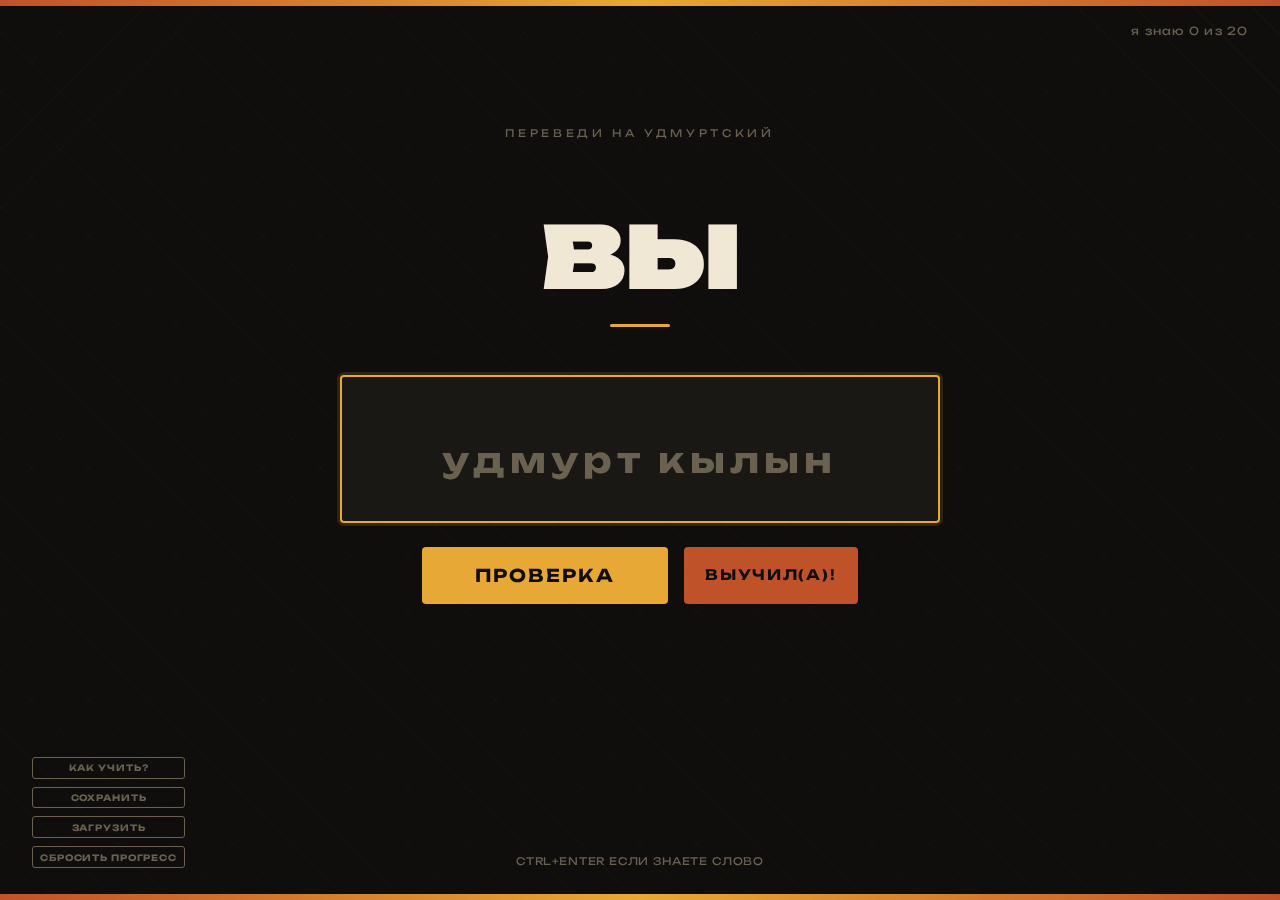
<file: index.html>
<!doctype html>
<html lang="ru">
  <head>
    <meta charset="UTF-8" />
    <meta name="viewport" content="width=device-width, initial-scale=1.0" />
    <title>Удмурт кыл</title>
    <link rel="preconnect" href="https://fonts.googleapis.com" />
    <link rel="preconnect" href="https://fonts.gstatic.com" crossorigin />
    <link
      href="https://fonts.googleapis.com/css2?family=Unbounded:wght@400;700;900&family=Noto+Serif:ital,wght@0,400;0,600;1,400&display=swap"
      rel="stylesheet"
    />
    <link rel="stylesheet" href="styles.css" />
  </head>
  <body>
    <div class="ornament-top"></div>
    <div class="ornament-bottom"></div>

    <div class="counter">серия: <span id="streak">0</span></div>
    <div class="learned-words" id="learnedWords"></div>

    <div class="container">
      <div class="label">переведи на удмуртский</div>

      <div class="word-display fade-in" id="word">...</div>
      <div class="accent-line" id="accent"></div>

      <div class="input-wrap">
        <input
          type="text"
          id="answer"
          placeholder="удмурт кылын"
          autocomplete="off"
          autocorrect="off"
          autocapitalize="off"
          spellcheck="false"
        />
      </div>

      <div class="button-group">
        <button id="checkBtn">Проверка</button>
        <button id="learnedBtn">Выучил(а)!</button>
      </div>

      <div class="feedback" id="feedback"></div>
    </div>

    <div class="hint">CTRL+ENTER если знаете слово</div>
    <div class="control-buttons">
      <button id="helpBtn">Как учить?</button>
      <button id="saveBtn">Сохранить</button>
      <button id="loadBtn">Загрузить</button>
      <button id="resetBtn">Сбросить прогресс</button>
    </div>
    <input type="file" id="csvInput" accept=".csv" style="display: none" />

    <script>
      const STORAGE_KEY = "udmurt_learned_words";

      // Russian → Udmurt
      const dict = {
        я: "мон",
        девушка: "ныл",
        парень: "пи",
        русский: "ӟуч",
        каша: "ӝук",
        татарин: "бигер",
        сорока: "коӵо",
        дверь: "ӧс",
        кузнечик: "ӟоз",
        нет: "ӧвӧл",
        хорошо: "умой",
        рожь: "ӟег",
        ты: "тон",
        он: "со",
        любовь: "яратон",
        мы: "ми",
        кошка: "коӵыш",
        вы: "тӥ",
        утка: "ӵӧж",
        стол: "ӝӧк",
      };

      const keys = Object.keys(dict);
      let currentWord = "";
      let streak = 0;
      let feedbackTimer = null;
      let nextTimer = null;

      // --- localStorage: загружаем сохранённые слова ---
      function loadLearnedWords() {
        try {
          const saved = localStorage.getItem(STORAGE_KEY);
          return saved ? new Set(JSON.parse(saved)) : new Set();
        } catch (e) {
          return new Set();
        }
      }

      function saveLearnedWords() {
        try {
          localStorage.setItem(STORAGE_KEY, JSON.stringify([...learnedWords]));
        } catch (e) {
          console.warn("Не удалось сохранить прогресс:", e);
        }
      }

      // Новая функция для обновления текста в правом верхнем углу
      function updateCounterText() {
        const counterElement = document.querySelector(".counter");
        if (counterElement) {
          const totalWords = Object.keys(dict).length;
          const learnedCount = learnedWords.size;
          counterElement.textContent = `я знаю ${learnedCount} из ${totalWords}`;
        }
      }

      let learnedWords = loadLearnedWords();

      const wordEl = document.getElementById("word");
      const answerEl = document.getElementById("answer");
      const feedbackEl = document.getElementById("feedback");
      const checkBtn = document.getElementById("checkBtn");
      const learnedBtn = document.getElementById("learnedBtn");
      const streakEl = document.getElementById("streak");
      const accentEl = document.getElementById("accent");
      const learnedWordsContainerEl = document.getElementById("learnedWords");
      const resetBtn = document.getElementById("resetBtn");

      // --- Восстанавливаем отображение выученных слов ---
      function restoreLearnedWordsDisplay() {
        learnedWordsContainerEl.innerHTML = "";
        for (const word of learnedWords) {
          const wordSpan = document.createElement("span");
          wordSpan.className = "learned-word";
          wordSpan.textContent = dict[word];
          learnedWordsContainerEl.appendChild(wordSpan);
        }
        updateCounterText();
      }

      function getAvailableWords() {
        return keys.filter((k) => !learnedWords.has(k));
      }

      function pickWord(exclude) {
        const available = getAvailableWords().filter((k) => k !== exclude);
        if (available.length === 0) return null;
        return available[Math.floor(Math.random() * available.length)];
      }

      function showNoWordsMessage() {
        wordEl.classList.add("fade-out");
        setTimeout(() => {
          wordEl.textContent = "нет слов";
          wordEl.classList.remove("fade-out");
          void wordEl.offsetWidth;
          wordEl.classList.add("fade-in");
        }, 260);
        answerEl.disabled = true;
        checkBtn.disabled = true;
        learnedBtn.disabled = true;
      }

      function showWord(word) {
        wordEl.classList.add("fade-out");
        setTimeout(() => {
          wordEl.textContent = word;
          wordEl.classList.remove("fade-out");
          wordEl.classList.remove("fade-in");
          void wordEl.offsetWidth;
          wordEl.classList.add("fade-in");
        }, 260);
      }

      function nextRound() {
        const next = pickWord(currentWord);
        if (next === null) {
          showNoWordsMessage();
          return;
        }
        currentWord = next;
        showWord(currentWord);
        answerEl.value = "";
        answerEl.classList.remove("correct", "wrong");
        answerEl.disabled = false;
        clearFeedback();
        answerEl.focus();
      }

      function clearFeedback() {
        feedbackEl.classList.remove("visible", "wrong-text");
        feedbackEl.textContent = "";
      }

      function showFeedback(text, isWrong = false) {
        clearTimeout(feedbackTimer);
        clearTimeout(nextTimer);
        feedbackEl.textContent = text;
        feedbackEl.classList.toggle("wrong-text", isWrong);
        void feedbackEl.offsetWidth;
        feedbackEl.classList.add("visible");
      }

      function check() {
        const input = answerEl.value.trim().toLowerCase();
        const correct = dict[currentWord];

        if (!input) {
          answerEl.focus();
          return;
        }

        if (input === correct) {
          streak++;
          streakEl.textContent = streak;
          answerEl.classList.add("correct");
          answerEl.disabled = true;
          showFeedback("Ӟечок!");
          accentEl.style.width = "120px";
          nextTimer = setTimeout(() => {
            accentEl.style.width = "60px";
            nextRound();
          }, 1800);
        } else {
          streak = 0;
          streakEl.textContent = streak;
          answerEl.classList.add("wrong");
          showFeedback(`правильно: ${correct}`, true);
          setTimeout(() => answerEl.classList.remove("wrong"), 400);
          feedbackTimer = setTimeout(() => {
            nextRound();
          }, 2500);
        }
      }

      checkBtn.addEventListener("click", check);
      answerEl.addEventListener("keydown", (e) => {
        if (e.key === "Enter") check();
      });

      function markLearned() {
        const input = prompt("Пожалуйста, введите слово");

        if (input === null) return;

        const correct = dict[currentWord];
        if (input.trim().toLowerCase() === correct) {
          learnedWords.add(currentWord);
          saveLearnedWords(); // ← сохраняем в localStorage

          const wordSpan = document.createElement("span");
          wordSpan.className = "learned-word";
          wordSpan.textContent = dict[currentWord];
          learnedWordsContainerEl.appendChild(wordSpan);

          updateCounterText();
          nextRound();
        }
      }

      learnedBtn.addEventListener("click", markLearned);

      document.addEventListener("keydown", (e) => {
        if (e.ctrlKey && e.key === "Enter") {
          e.preventDefault();
          markLearned();
        }
      });

      // --- Сброс прогресса ---
      resetBtn.addEventListener("click", () => {
        if (confirm("Сбросить весь прогресс? Все выученные слова вернутся.")) {
          localStorage.removeItem(STORAGE_KEY);
          learnedWords = new Set();
          learnedWordsContainerEl.innerHTML = "";
          answerEl.disabled = false;
          checkBtn.disabled = false;
          learnedBtn.disabled = false;
          updateCounterText();
          nextRound();
        }
      });

      // --- Справка "Как учить?" ---
      const helpBtn = document.getElementById("helpBtn");
      helpBtn.addEventListener("click", () => {
        alert(
          "Вам нужно ввести слово на удмурт кылын - т.е. на удмуртском языке. Если вы не знаете слово, то введите любой текст, например 1 и нажмите проверить. Если вы точно уже знаете слово нажмите я выучил(а). Чтобы сохранить список выученных слов в EXCEL нажмите сохранить",
        );
      });

      // --- Сохранение в CSV ---
      const saveBtn = document.getElementById("saveBtn");
      saveBtn.addEventListener("click", () => {
        if (learnedWords.size === 0) {
          alert("Нет выученных слов для сохранения");
          return;
        }

        // Форматируем дату
        const today = new Date();
        const day = String(today.getDate()).padStart(2, "0");
        const month = String(today.getMonth() + 1).padStart(2, "0");
        const year = today.getFullYear();
        const dateStr = `${day}_${month}_${year}`;
        const filename = `${dateStr}_my_words_${learnedWords.size}.csv`;

        // Добавляем BOM для корректного отображения UTF-8 в Excel
        let csv = "\uFEFF";
        csv += "Russian,Udmurt\n";
        for (const word of learnedWords) {
          csv += `"${word}","${dict[word]}"\n`;
        }

        const blob = new Blob([csv], { type: "text/csv;charset=utf-8" });
        const link = document.createElement("a");
        const url = URL.createObjectURL(blob);
        link.setAttribute("href", url);
        link.setAttribute("download", filename);
        link.style.visibility = "hidden";
        document.body.appendChild(link);
        link.click();
        document.body.removeChild(link);
      });

      // --- Загрузка из CSV ---
      const loadBtn = document.getElementById("loadBtn");
      const csvInput = document.getElementById("csvInput");

      loadBtn.addEventListener("click", () => {
        csvInput.click();
      });

      csvInput.addEventListener("change", (e) => {
        const file = e.target.files[0];
        if (!file) return;

        const reader = new FileReader();
        reader.onload = (event) => {
          try {
            const csv = event.target.result;
            const lines = csv.trim().split("\n");

            let addedCount = 0;
            for (let i = 1; i < lines.length; i++) {
              if (!lines[i].trim()) continue;

              const matches = lines[i].match(/"([^"]*)","([^"]*)"/);
              if (matches) {
                const russianWord = matches[1].toLowerCase();
                if (dict[russianWord]) {
                  learnedWords.add(russianWord);
                  addedCount++;
                }
              }
            }

            if (addedCount > 0) {
              saveLearnedWords();
              restoreLearnedWordsDisplay();
              updateCounterText();
              nextRound();
              alert(`Загружено ${addedCount} слов`);
            } else {
              alert("Не найдено известных слов в файле");
            }
          } catch (error) {
            alert("Ошибка при загрузке файла: " + error.message);
          }
        };
        reader.readAsText(file, "utf-8");
        csvInput.value = "";
      });

      // init
      restoreLearnedWordsDisplay();
      const available = getAvailableWords();
      if (available.length > 0) {
        currentWord = available[Math.floor(Math.random() * available.length)];
        wordEl.textContent = currentWord;
      } else {
        showNoWordsMessage();
      }
      answerEl.focus();
    </script>
  </body>
</html>
</file>
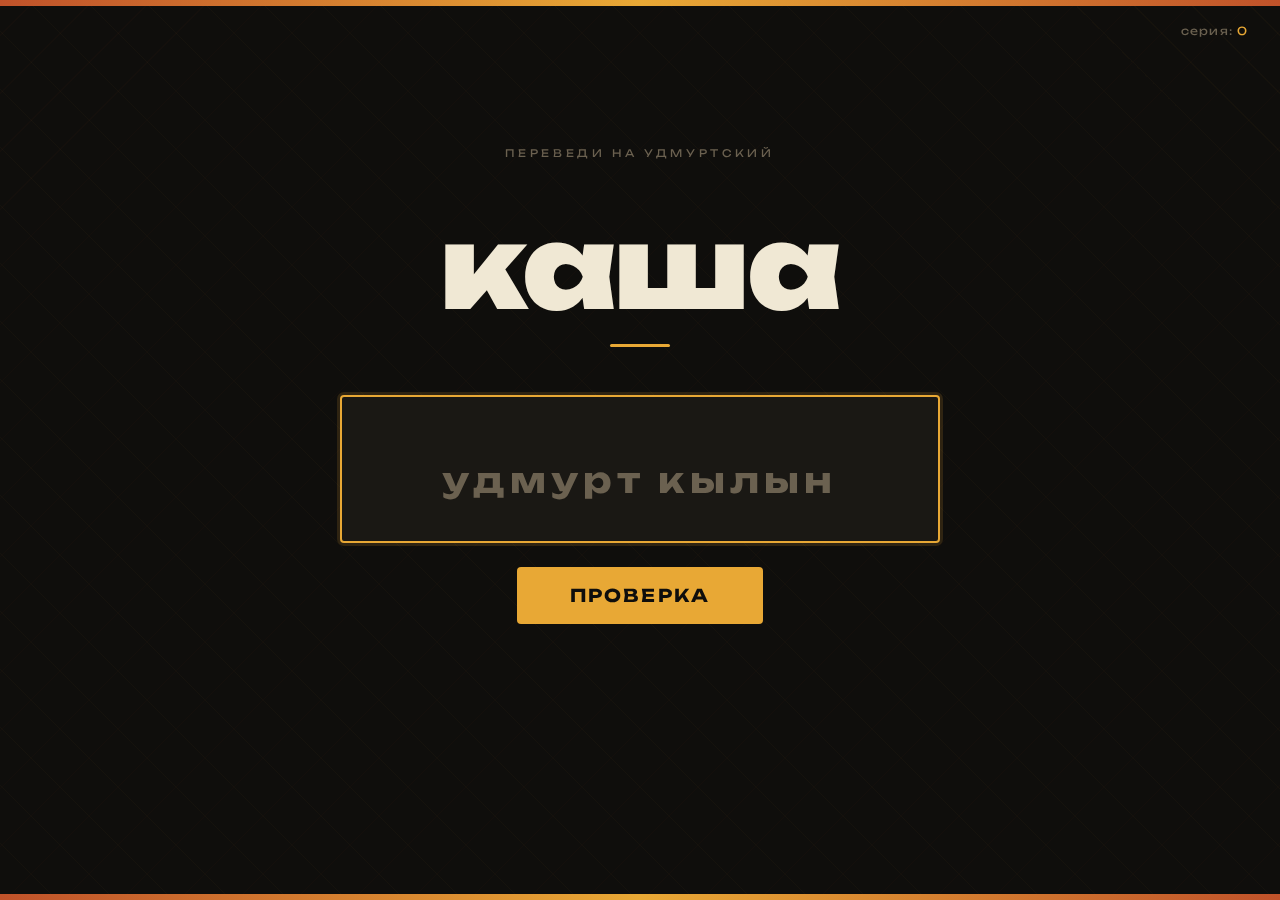
<file: old/index.html>
<!doctype html>
<html lang="ru">
  <head>
    <meta charset="UTF-8" />
    <meta name="viewport" content="width=device-width, initial-scale=1.0" />
    <title>Удмурт кыл</title>
    <link rel="preconnect" href="https://fonts.googleapis.com" />
    <link rel="preconnect" href="https://fonts.gstatic.com" crossorigin />
    <link
      href="https://fonts.googleapis.com/css2?family=Unbounded:wght@400;700;900&family=Noto+Serif:ital,wght@0,400;0,600;1,400&display=swap"
      rel="stylesheet"
    />
    <style>
      :root {
        --bg: #0f0e0c;
        --surface: #1a1814;
        --gold: #e8a835;
        --rust: #c0522a;
        --cream: #f0e8d4;
        --muted: #6b6150;
        --success: #5dba6e;
        --wrong: #d94f4f;
      }

      *,
      *::before,
      *::after {
        box-sizing: border-box;
        margin: 0;
        padding: 0;
      }

      body {
        background: var(--bg);
        color: var(--cream);
        font-family: "Noto Serif", serif;
        min-height: 100vh;
        display: flex;
        flex-direction: column;
        align-items: center;
        justify-content: center;
        overflow: hidden;
        position: relative;
      }

      /* decorative background pattern */
      body::before {
        content: "";
        position: fixed;
        inset: 0;
        background-image:
          repeating-linear-gradient(
            45deg,
            transparent,
            transparent 40px,
            rgba(232, 168, 53, 0.03) 40px,
            rgba(232, 168, 53, 0.03) 41px
          ),
          repeating-linear-gradient(
            -45deg,
            transparent,
            transparent 40px,
            rgba(192, 82, 42, 0.03) 40px,
            rgba(192, 82, 42, 0.03) 41px
          );
        pointer-events: none;
        z-index: 0;
      }

      /* top ornament bar */
      .ornament-top {
        position: fixed;
        top: 0;
        left: 0;
        right: 0;
        height: 6px;
        background: linear-gradient(
          90deg,
          var(--rust),
          var(--gold),
          var(--rust)
        );
      }

      .ornament-bottom {
        position: fixed;
        bottom: 0;
        left: 0;
        right: 0;
        height: 6px;
        background: linear-gradient(
          90deg,
          var(--rust),
          var(--gold),
          var(--rust)
        );
      }

      .container {
        position: relative;
        z-index: 1;
        display: flex;
        flex-direction: column;
        align-items: center;
        gap: 0;
        width: min(600px, 90vw);
        text-align: center;
      }

      /* header label */
      .label {
        font-family: "Unbounded", sans-serif;
        font-size: 0.65rem;
        letter-spacing: 0.35em;
        text-transform: uppercase;
        color: var(--muted);
        margin-bottom: 2.5rem;
      }

      /* the big word display */
      .word-display {
        font-family: "Unbounded", sans-serif;
        font-size: clamp(3.5rem, 12vw, 7rem);
        font-weight: 900;
        line-height: 1;
        color: var(--cream);
        letter-spacing: -0.02em;
        min-height: 1.2em;
        display: flex;
        align-items: center;
        justify-content: center;
        transition:
          opacity 0.25s ease,
          transform 0.25s ease;
        margin-bottom: 0.6rem;
      }

      .word-display.fade-out {
        opacity: 0;
        transform: translateY(-8px);
      }

      .word-display.fade-in {
        animation: slideIn 0.35s ease forwards;
      }

      @keyframes slideIn {
        from {
          opacity: 0;
          transform: translateY(14px);
        }
        to {
          opacity: 1;
          transform: translateY(0);
        }
      }

      /* gold underline accent */
      .accent-line {
        width: 60px;
        height: 3px;
        background: var(--gold);
        border-radius: 2px;
        margin-bottom: 3rem;
        transition: width 0.3s ease;
      }

      /* input */
      .input-wrap {
        width: 100%;
        position: relative;
        margin-bottom: 1.5rem;
      }

      input[type="text"] {
        width: 100%;
        background: var(--surface);
        border: 2px solid var(--muted);
        border-radius: 4px;
        color: var(--cream);
        font-family: "Unbounded", sans-serif;
        font-size: clamp(2rem, 7vw, 4rem);
        font-weight: 700;
        text-align: center;
        padding: 0.5em 0.4em;
        outline: none;
        transition:
          border-color 0.2s,
          box-shadow 0.2s,
          background 0.2s;
        letter-spacing: 0.04em;
      }

      input[type="text"]::placeholder {
        color: var(--muted);
        font-size: 0.55em;
        letter-spacing: 0.15em;
      }

      input[type="text"]:focus {
        border-color: var(--gold);
        box-shadow: 0 0 0 3px rgba(232, 168, 53, 0.15);
      }

      input[type="text"].correct {
        border-color: var(--success);
        background: rgba(93, 186, 110, 0.07);
        box-shadow: 0 0 0 3px rgba(93, 186, 110, 0.15);
      }

      input[type="text"].wrong {
        border-color: var(--wrong);
        animation: shake 0.35s ease;
      }

      @keyframes shake {
        0%,
        100% {
          transform: translateX(0);
        }
        20% {
          transform: translateX(-8px);
        }
        40% {
          transform: translateX(8px);
        }
        60% {
          transform: translateX(-5px);
        }
        80% {
          transform: translateX(5px);
        }
      }

      /* button */
      button {
        font-family: "Unbounded", sans-serif;
        font-size: clamp(0.9rem, 2.5vw, 1.1rem);
        font-weight: 700;
        letter-spacing: 0.12em;
        text-transform: uppercase;
        color: var(--bg);
        background: var(--gold);
        border: none;
        border-radius: 4px;
        padding: 1em 3em;
        cursor: pointer;
        transition:
          background 0.2s,
          transform 0.1s;
        margin-bottom: 2.5rem;
      }

      button:hover {
        background: #f0b840;
      }
      button:active {
        transform: scale(0.97);
      }

      /* feedback */
      .feedback {
        font-family: "Unbounded", sans-serif;
        font-size: clamp(2.5rem, 8vw, 4rem);
        font-weight: 900;
        min-height: 1.4em;
        opacity: 0;
        transform: scale(0.8);
        transition:
          opacity 0.3s ease,
          transform 0.3s ease;
        color: var(--success);
      }

      .feedback.visible {
        opacity: 1;
        transform: scale(1);
      }

      .feedback.wrong-text {
        color: var(--wrong);
        font-size: clamp(1rem, 3vw, 1.5rem);
        font-weight: 400;
        font-family: "Noto Serif", serif;
        letter-spacing: 0.02em;
      }

      /* counter */
      .counter {
        position: fixed;
        top: 1.5rem;
        right: 2rem;
        font-family: "Unbounded", sans-serif;
        font-size: 0.7rem;
        color: var(--muted);
        letter-spacing: 0.1em;
        z-index: 2;
      }

      .counter span {
        color: var(--gold);
      }
    </style>
  </head>
  <body>
    <div class="ornament-top"></div>
    <div class="ornament-bottom"></div>

    <div class="counter">серия: <span id="streak">0</span></div>

    <div class="container">
      <div class="label">переведи на удмуртский</div>

      <div class="word-display fade-in" id="word">...</div>
      <div class="accent-line" id="accent"></div>

      <div class="input-wrap">
        <input
          type="text"
          id="answer"
          placeholder="удмурт кылын"
          autocomplete="off"
          autocorrect="off"
          autocapitalize="off"
          spellcheck="false"
        />
      </div>

      <button id="checkBtn">Проверка</button>

      <div class="feedback" id="feedback"></div>
    </div>

    <script>
      // Russian → Udmurt
      const dict = {
        я: "мон",
        девушка: "ныл",
        парень: "пи",
        русский: "ӟуч",
        каша: "ӝук",
        татарин: "бигер",
        сорока: "коӵо",
        дверь: "ӧс",
        кузнечик: "ӟоз",
        нет: "ӧвӧл",
        хорошо: "умой",
        рожь: "ӟег",
        ты: "тон",
        он: "со",
      };

      const keys = Object.keys(dict);
      let currentWord = "";
      let streak = 0;
      let feedbackTimer = null;
      let nextTimer = null;

      const wordEl = document.getElementById("word");
      const answerEl = document.getElementById("answer");
      const feedbackEl = document.getElementById("feedback");
      const checkBtn = document.getElementById("checkBtn");
      const streakEl = document.getElementById("streak");
      const accentEl = document.getElementById("accent");

      function pickWord(exclude) {
        let pool = keys.filter((k) => k !== exclude);
        return pool[Math.floor(Math.random() * pool.length)];
      }

      function showWord(word) {
        wordEl.classList.add("fade-out");
        setTimeout(() => {
          wordEl.textContent = word;
          wordEl.classList.remove("fade-out");
          wordEl.classList.remove("fade-in");
          void wordEl.offsetWidth; // reflow
          wordEl.classList.add("fade-in");
        }, 260);
      }

      function nextRound() {
        const next = pickWord(currentWord);
        currentWord = next;
        showWord(currentWord);
        answerEl.value = "";
        answerEl.classList.remove("correct", "wrong");
        answerEl.disabled = false;
        clearFeedback();
        answerEl.focus();
      }

      function clearFeedback() {
        feedbackEl.classList.remove("visible", "wrong-text");
        feedbackEl.textContent = "";
      }

      function showFeedback(text, isWrong = false) {
        clearTimeout(feedbackTimer);
        clearTimeout(nextTimer);
        feedbackEl.textContent = text;
        feedbackEl.classList.toggle("wrong-text", isWrong);
        void feedbackEl.offsetWidth;
        feedbackEl.classList.add("visible");
      }

      function check() {
        const input = answerEl.value.trim().toLowerCase();
        const correct = dict[currentWord];

        if (!input) {
          answerEl.focus();
          return;
        }

        if (input === correct) {
          streak++;
          streakEl.textContent = streak;
          answerEl.classList.add("correct");
          answerEl.disabled = true;
          showFeedback("Ӟечок!");
          accentEl.style.width = "120px";
          nextTimer = setTimeout(() => {
            accentEl.style.width = "60px";
            nextRound();
          }, 1800);
        } else {
          streak = 0;
          streakEl.textContent = streak;
          answerEl.classList.add("wrong");
          showFeedback(`правильно: ${correct}`, true);
          setTimeout(() => answerEl.classList.remove("wrong"), 400);
          feedbackTimer = setTimeout(() => {
            nextRound();
          }, 2500);
        }
      }

      checkBtn.addEventListener("click", check);
      answerEl.addEventListener("keydown", (e) => {
        if (e.key === "Enter") check();
      });

      // init
      currentWord = keys[Math.floor(Math.random() * keys.length)];
      wordEl.textContent = currentWord;
      answerEl.focus();
    </script>
  </body>
</html>
</file>
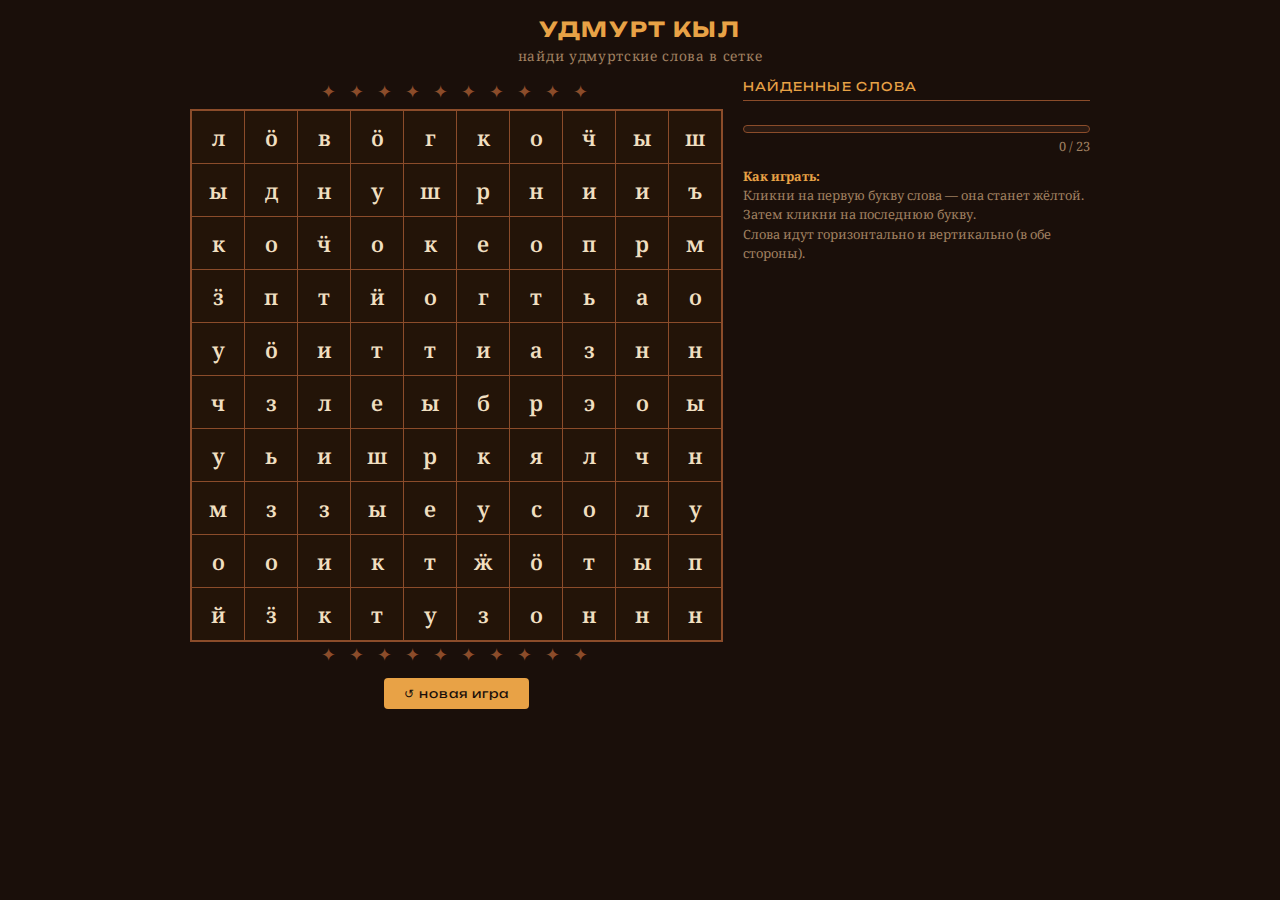
<file: urt.html>
<!doctype html>
<html lang="ru">
  <head>
    <meta charset="UTF-8" />
    <meta name="viewport" content="width=device-width, initial-scale=1.0" />
    <title>Удмурт кыл — найди слово</title>
    <link
      href="https://fonts.googleapis.com/css2?family=Unbounded:wght@400;700&family=Noto+Serif:ital,wght@0,400;0,600;1,400&display=swap"
      rel="stylesheet"
    />
    <style>
      :root {
        --bg: #1a0f0a;
        --panel: #2b1a12;
        --border: #8b4c2a;
        --accent: #e8a246;
        --accent2: #c0392b;
        --text: #f0dfc0;
        --dim: #a08060;
        --cell-bg: #231408;
        --cell-hover: #3a2010;
        --cell-size: 52px;
        --found-colors: #c0392b, #27ae60, #2980b9, #8e44ad, #d35400, #16a085;
      }

      * {
        box-sizing: border-box;
        margin: 0;
        padding: 0;
      }

      body {
        background: var(--bg);
        color: var(--text);
        font-family: "Noto Serif", serif;
        min-height: 100vh;
        display: flex;
        flex-direction: column;
        align-items: center;
        padding: 16px;
        overflow-x: hidden;
      }

      h1 {
        font-family: "Unbounded", sans-serif;
        font-size: 1.3rem;
        letter-spacing: 0.08em;
        color: var(--accent);
        text-align: center;
        margin-bottom: 4px;
      }

      .subtitle {
        color: var(--dim);
        font-size: 0.85rem;
        text-align: center;
        margin-bottom: 14px;
        letter-spacing: 0.05em;
      }

      .game-area {
        display: flex;
        gap: 20px;
        align-items: flex-start;
        width: 100%;
        max-width: 900px;
      }

      .grid-wrapper {
        flex-shrink: 0;
      }

      .ornament {
        text-align: center;
        color: var(--border);
        font-size: 1.1rem;
        letter-spacing: 4px;
        margin-bottom: 6px;
        user-select: none;
      }

      #grid {
        display: grid;
        grid-template-columns: repeat(10, var(--cell-size));
        grid-template-rows: repeat(10, var(--cell-size));
        border: 2px solid var(--border);
        background: var(--border);
        gap: 1px;
        user-select: none;
      }

      .cell {
        width: var(--cell-size);
        height: var(--cell-size);
        background: var(--cell-bg);
        display: flex;
        align-items: center;
        justify-content: center;
        font-size: 1.35rem;
        font-family: "Noto Serif", serif;
        font-weight: 600;
        cursor: pointer;
        color: var(--text);
        transition:
          background 0.12s,
          color 0.12s,
          transform 0.08s;
        position: relative;
      }

      .cell:hover {
        background: var(--cell-hover);
      }

      .cell.selected-first {
        color: #1a0f0a;
        background: #e8a246;
        transform: scale(1.08);
        z-index: 2;
      }

      .cell.highlighted {
        color: #1a0f0a;
        background: #e8c870;
      }

      .cell.found {
        color: #fff;
        font-weight: 700;
      }

      /* sidebar */
      .sidebar {
        flex: 1;
        min-width: 180px;
      }

      .sidebar-title {
        font-family: "Unbounded", sans-serif;
        font-size: 0.75rem;
        color: var(--accent);
        letter-spacing: 0.1em;
        text-transform: uppercase;
        margin-bottom: 10px;
        border-bottom: 1px solid var(--border);
        padding-bottom: 6px;
      }

      .found-list {
        display: flex;
        flex-direction: column;
        gap: 6px;
      }

      .found-word {
        display: flex;
        align-items: center;
        gap: 10px;
        padding: 6px 10px;
        border-radius: 4px;
        animation: popIn 0.3s ease;
        font-size: 1rem;
      }

      .found-word .udmurt {
        font-weight: 700;
        font-size: 1.1rem;
      }

      .found-word .arrow {
        color: var(--dim);
        font-style: normal;
      }

      .found-word .russian {
        color: var(--text);
        font-style: italic;
      }

      @keyframes popIn {
        from {
          transform: translateX(-10px);
          opacity: 0;
        }
        to {
          transform: translateX(0);
          opacity: 1;
        }
      }

      /* progress */
      .progress-bar-wrap {
        margin-top: 14px;
        background: var(--panel);
        border: 1px solid var(--border);
        border-radius: 4px;
        height: 8px;
        overflow: hidden;
      }

      .progress-bar {
        height: 100%;
        background: var(--accent);
        width: 0%;
        transition: width 0.5s ease;
      }

      .progress-text {
        font-size: 0.8rem;
        color: var(--dim);
        margin-top: 4px;
        text-align: right;
      }

      .hint {
        font-size: 0.8rem;
        color: var(--dim);
        margin-top: 12px;
        line-height: 1.5;
      }

      .hint strong {
        color: var(--accent);
      }

      .win-banner {
        display: none;
        text-align: center;
        margin-top: 16px;
        padding: 12px 20px;
        background: linear-gradient(135deg, #27ae60, #1a8a4a);
        border-radius: 8px;
        font-family: "Unbounded", sans-serif;
        font-size: 1rem;
        color: #fff;
        animation: popIn 0.5s ease;
      }

      #restart-btn {
        display: block;
        margin: 12px auto 0;
        padding: 8px 20px;
        background: var(--accent);
        color: var(--bg);
        border: none;
        border-radius: 4px;
        font-family: "Unbounded", sans-serif;
        font-size: 0.75rem;
        letter-spacing: 0.08em;
        cursor: pointer;
        transition: background 0.15s;
      }
      #restart-btn:hover {
        background: #f0b860;
      }

      .no-match-shake {
        animation: shake 0.35s ease;
      }
      @keyframes shake {
        0%,
        100% {
          transform: translateX(0);
        }
        20% {
          transform: translateX(-4px);
        }
        60% {
          transform: translateX(4px);
        }
      }

      .footer-link {
        position: fixed;
        bottom: 12px;
        right: 12px;
        z-index: 10;
        font-size: 0.75rem;
        color: var(--dim);
        text-decoration: none;
      }

      .footer-link:hover {
        color: var(--accent);
        text-decoration: underline;
      }
    </style>
  </head>
  <body>
    <h1>УДМУРТ КЫЛ</h1>
    <p class="subtitle">найди удмуртские слова в сетке</p>

    <div class="game-area">
      <div class="grid-wrapper">
        <div class="ornament">✦ ✦ ✦ ✦ ✦ ✦ ✦ ✦ ✦ ✦</div>
        <div id="grid"></div>
        <div class="ornament">✦ ✦ ✦ ✦ ✦ ✦ ✦ ✦ ✦ ✦</div>
        <button id="restart-btn">↺ новая игра</button>
      </div>

      <div class="sidebar">
        <div class="sidebar-title">найденные слова</div>
        <div class="found-list" id="found-list"></div>
        <div class="progress-bar-wrap">
          <div class="progress-bar" id="progress-bar"></div>
        </div>
        <div class="progress-text" id="progress-text">0 / 0</div>
        <div class="win-banner" id="win-banner">
          🎉 Умой! Все слова найдены!
        </div>
        <div class="hint">
          <strong>Как играть:</strong><br />
          Кликни на первую букву слова — она станет жёлтой.<br />
          Затем кликни на последнюю букву.<br />
          Слова идут горизонтально и вертикально (в обе стороны).
        </div>
      </div>
    </div>

    <script>
      // ── словарь (удмурт → русский) ─────────────────────────────────────────────
      const DICT = {
        мон: "я",
        ныл: "дочь",
        пи: "сын",
        ӟуч: "русский",
        ӝук: "каша",
        бигер: "татарин",
        коӵо: "сорока",
        ӧс: "дверь",
        ӟоз: "кузнечик",
        ӧвӧл: "нет",
        умой: "хорошо",
        ӟег: "рожь",
        тон: "ты",
        со: "он",
        яратон: "любовь",
        ми: "мы",
        коӵыш: "кошка",
        тӥ: "вы",
        ӵӧж: "утка",
        ӝӧк: "стол",
        пӧзь: "варежка",
        пуны: "собака",
        ву: "вода",
        син: "глаз",
        ныр: "нос",
        тузон: "пыль",
        соос: "они",
        котырет: "круг",
        чонари: "паук",
        кышет: "платок",
        йӧл: "молоко",
        нянь: "хлеб",
        толэзь: "луна",
        шунды: "солнце",
        кизили: "звезда"
      };

      const UDMURT_FILL = ["ӵ", "ӧ", "ӟ", "ӥ", "ӝ"];
      const RUSSIAN_FILL = "абвгдеёжзийклмнопрстуфхцчшщъыьэюя".split("");
      const FILL_CHARS = [
        ...RUSSIAN_FILL,
        ...RUSSIAN_FILL,
        ...RUSSIAN_FILL,
        ...UDMURT_FILL,
      ];

      const GRID_SIZE = 10;
      const COLORS = [
        "#b5451b",
        "#1b7b45",
        "#1b5fa8",
        "#7b2b8e",
        "#b5670a",
        "#0a7b6e",
        "#6e1b1b",
        "#2b5c1b",
        "#1b3b7b",
        "#5c0a6e",
      ];

      // ── глобальное состояние ───────────────────────────────────────────────────
      let grid = []; // grid[row][col] = { letter, wordId, found }
      let placedWords = []; // [{word, translation, cells:[{r,c}], colorIdx}]
      let foundCount = 0;
      let firstClick = null;
      let colorCounter = 0;

      // ── генерация сетки ────────────────────────────────────────────────────────
      function initGame() {
        grid = Array.from({ length: GRID_SIZE }, () =>
          Array.from({ length: GRID_SIZE }, () => ({
            letter: "",
            wordId: -1,
            found: false,
          })),
        );
        placedWords = [];
        foundCount = 0;
        firstClick = null;
        colorCounter = 0;

        const words = Object.keys(DICT);
        // сортируем по убыванию длины — длинные сначала
        const sorted = [...words].sort((a, b) => b.length - a.length);
        const DIRS = [
          [0, 1],
          [0, -1],
          [1, 0],
          [-1, 0],
        ];

        for (const word of sorted) {
          let placed = false;
          const shuffledDirs = shuffle([...DIRS]);
          for (let attempt = 0; attempt < 120 && !placed; attempt++) {
            const dir = shuffledDirs[attempt % 4];
            const [dr, dc] = dir;
            const len = [...word].length; // правильный подсчёт для Unicode
            const letters = [...word];

            // вычислить допустимые стартовые позиции
            const rMin = dr > 0 ? 0 : dr < 0 ? len - 1 : 0;
            const rMax =
              dr > 0 ? GRID_SIZE - len : dr < 0 ? GRID_SIZE - 1 : GRID_SIZE - 1;
            const cMin = dc > 0 ? 0 : dc < 0 ? len - 1 : 0;
            const cMax =
              dc > 0 ? GRID_SIZE - len : dc < 0 ? GRID_SIZE - 1 : GRID_SIZE - 1;

            if (rMin > rMax || cMin > cMax) continue;

            const r0 = rMin + Math.floor(Math.random() * (rMax - rMin + 1));
            const c0 = cMin + Math.floor(Math.random() * (cMax - cMin + 1));

            // проверяем наложение
            let ok = true;
            const cells = [];
            for (let i = 0; i < len; i++) {
              const r = r0 + dr * i;
              const c = c0 + dc * i;
              const existing = grid[r][c].letter;
              if (existing !== "") {
                ok = false;
                break;
              }
              cells.push({ r, c });
            }

            if (ok) {
              const wordId = placedWords.length;
              const ci = colorCounter % COLORS.length;
              colorCounter++;
              placedWords.push({
                word,
                translation: DICT[word],
                cells,
                colorIdx: ci,
                found: false,
              });
              for (let i = 0; i < len; i++) {
                const { r, c } = cells[i];
                grid[r][c].letter = letters[i];
                if (grid[r][c].wordId === -1) grid[r][c].wordId = wordId;
                // клетка может принадлежать нескольким словам — храним массив
                if (!grid[r][c].wordIds) grid[r][c].wordIds = [];
                grid[r][c].wordIds.push(wordId);
              }
              placed = true;
            }
          }
          // если не удалось поместить — пропускаем слово
        }

        // заполняем пустые клетки
        for (let r = 0; r < GRID_SIZE; r++) {
          for (let c = 0; c < GRID_SIZE; c++) {
            if (!grid[r][c].letter) {
              grid[r][c].letter =
                FILL_CHARS[Math.floor(Math.random() * FILL_CHARS.length)];
            }
            if (!grid[r][c].wordIds) grid[r][c].wordIds = [];
          }
        }

        renderGrid();
        updateSidebar();
      }

      function shuffle(arr) {
        for (let i = arr.length - 1; i > 0; i--) {
          const j = Math.floor(Math.random() * (i + 1));
          [arr[i], arr[j]] = [arr[j], arr[i]];
        }
        return arr;
      }

      // ── рендер сетки ──────────────────────────────────────────────────────────
      function renderGrid() {
        const container = document.getElementById("grid");
        container.innerHTML = "";
        for (let r = 0; r < GRID_SIZE; r++) {
          for (let c = 0; c < GRID_SIZE; c++) {
            const cell = document.createElement("div");
            cell.className = "cell";
            cell.textContent = grid[r][c].letter;
            cell.dataset.r = r;
            cell.dataset.c = c;
            cell.addEventListener("click", onCellClick);
            container.appendChild(cell);
          }
        }
      }

      function getCellEl(r, c) {
        return document.querySelector(`.cell[data-r="${r}"][data-c="${c}"]`);
      }

      // ── обработка кликов ───────────────────────────────────────────────────────
      function onCellClick(e) {
        const r = parseInt(e.currentTarget.dataset.r);
        const c = parseInt(e.currentTarget.dataset.c);

        if (!firstClick) {
          // первый клик
          firstClick = { r, c };
          const el = getCellEl(r, c);
          el.classList.add("selected-first");
        } else {
          // второй клик
          const r1 = firstClick.r,
            c1 = firstClick.c;
          const r2 = r,
            c2 = c;

          // снимаем выделение первого
          getCellEl(r1, c1).classList.remove("selected-first");
          firstClick = null;

          // определяем направление
          let cells = null;
          if (r1 === r2 && c1 !== c2) {
            // горизонталь
            const step = c2 > c1 ? 1 : -1;
            cells = [];
            for (let col = c1; col !== c2 + step; col += step)
              cells.push({ r: r1, c: col });
          } else if (c1 === c2 && r1 !== r2) {
            // вертикаль
            const step = r2 > r1 ? 1 : -1;
            cells = [];
            for (let row = r1; row !== r2 + step; row += step)
              cells.push({ r: row, c: c1 });
          } else if (r1 === r2 && c1 === c2) {
            // одна и та же клетка — сбрасываем
            return;
          } else {
            // диагональ — не поддерживается, ничего не делаем
            return;
          }

          const word = cells.map(({ r, c }) => grid[r][c].letter).join("");
          checkWord(word, cells);
        }
      }

      // ── проверка слова ─────────────────────────────────────────────────────────
      function checkWord(word, cells) {
        // ищем слово среди размещённых (ещё не найденных)
        for (let i = 0; i < placedWords.length; i++) {
          const pw = placedWords[i];
          if (pw.found) continue;
          if (pw.word === word) {
            // совпадение!
            pw.found = true;
            foundCount++;
            highlightFoundWord(pw, cells);
            addFoundToSidebar(pw);
            updateProgress();
            return;
          }
        }
        // не нашли — кратко мигаем красным
        cells.forEach(({ r, c }) => {
          const el = getCellEl(r, c);
          el.classList.add("highlighted");
        });
        setTimeout(() => {
          cells.forEach(({ r, c }) => {
            const el = getCellEl(r, c);
            el.classList.remove("highlighted");
          });
        }, 400);
      }

      function highlightFoundWord(pw, _cells) {
        const color = COLORS[pw.colorIdx];
        pw.cells.forEach(({ r, c }) => {
          const el = getCellEl(r, c);
          el.classList.remove("selected-first", "highlighted");
          el.classList.add("found");
          el.style.background = color;
        });
      }

      // ── боковая панель ─────────────────────────────────────────────────────────
      function addFoundToSidebar(pw) {
        const list = document.getElementById("found-list");
        const item = document.createElement("div");
        item.className = "found-word";
        item.style.background = COLORS[pw.colorIdx] + "33";
        item.style.borderLeft = `3px solid ${COLORS[pw.colorIdx]}`;
        item.innerHTML = `<span class="udmurt" style="color:${COLORS[pw.colorIdx]}">${pw.word}</span>
    <span class="arrow">→</span>
    <span class="russian">${pw.translation}</span>`;
        list.appendChild(item);
      }

      function updateSidebar() {
        document.getElementById("found-list").innerHTML = "";
        updateProgress();
      }

      function updateProgress() {
        const total = placedWords.length;
        const pct = total === 0 ? 0 : Math.round((foundCount / total) * 100);
        document.getElementById("progress-bar").style.width = pct + "%";
        document.getElementById("progress-text").textContent =
          `${foundCount} / ${total}`;
        if (foundCount === total && total > 0) {
          document.getElementById("win-banner").style.display = "block";
        }
      }

      // ── запуск ────────────────────────────────────────────────────────────────
      document.getElementById("restart-btn").addEventListener("click", () => {
        document.getElementById("win-banner").style.display = "none";
        initGame();
      });

      initGame();
    </script>
  </body>
</html>
</file>
<file: styles.css>
:root {
  --bg: #0f0e0c;
  --surface: #1a1814;
  --gold: #e8a835;
  --rust: #c0522a;
  --cream: #f0e8d4;
  --muted: #6b6150;
  --success: #5dba6e;
  --wrong: #d94f4f;
}

*,
*::before,
*::after {
  box-sizing: border-box;
  margin: 0;
  padding: 0;
}

body {
  background: var(--bg);
  color: var(--cream);
  font-family: "Noto Serif", serif;
  min-height: 100vh;
  display: flex;
  flex-direction: column;
  align-items: center;
  justify-content: center;
  overflow: hidden;
  position: relative;
}

/* decorative background pattern */
body::before {
  content: "";
  position: fixed;
  inset: 0;
  background-image:
    repeating-linear-gradient(
      45deg,
      transparent,
      transparent 40px,
      rgba(232, 168, 53, 0.03) 40px,
      rgba(232, 168, 53, 0.03) 41px
    ),
    repeating-linear-gradient(
      -45deg,
      transparent,
      transparent 40px,
      rgba(192, 82, 42, 0.03) 40px,
      rgba(192, 82, 42, 0.03) 41px
    );
  pointer-events: none;
  z-index: 0;
}

/* top ornament bar */
.ornament-top {
  position: fixed;
  top: 0;
  left: 0;
  right: 0;
  height: 6px;
  background: linear-gradient(
    90deg,
    var(--rust),
    var(--gold),
    var(--rust)
  );
}

.ornament-bottom {
  position: fixed;
  bottom: 0;
  left: 0;
  right: 0;
  height: 6px;
  background: linear-gradient(
    90deg,
    var(--rust),
    var(--gold),
    var(--rust)
  );
}

.container {
  position: relative;
  z-index: 1;
  display: flex;
  flex-direction: column;
  align-items: center;
  gap: 0;
  width: min(600px, 90vw);
  text-align: center;
}

/* header label */
.label {
  font-family: "Unbounded", sans-serif;
  font-size: 0.65rem;
  letter-spacing: 0.35em;
  text-transform: uppercase;
  color: var(--muted);
  margin-bottom: 2.5rem;
}

/* the big word display */
/* Настройка шрифта вопроса: измените значения clamp(min, preferred, max) */
.word-display {
  font-family: "Unbounded", sans-serif;
  font-size: clamp(3.5rem, 12vw, 7rem);
  font-weight: 900;
  line-height: 1;
  color: var(--cream);
  letter-spacing: -0.02em;
  min-height: 1.2em;
  display: flex;
  align-items: center;
  justify-content: center;
  transition:
    opacity 0.25s ease,
    transform 0.25s ease;
  margin-bottom: 0.6rem;
}

.word-display.fade-out {
  opacity: 0;
  transform: translateY(-8px);
}

.word-display.fade-in {
  animation: slideIn 0.35s ease forwards;
}

@keyframes slideIn {
  from {
    opacity: 0;
    transform: translateY(14px);
  }
  to {
    opacity: 1;
    transform: translateY(0);
  }
}

/* gold underline accent */
.accent-line {
  width: 60px;
  height: 3px;
  background: var(--gold);
  border-radius: 2px;
  margin-bottom: 3rem;
  transition: width 0.3s ease;
}

/* input */
.input-wrap {
  width: 100%;
  position: relative;
  margin-bottom: 1.5rem;
}

input[type="text"] {
  width: 100%;
  background: var(--surface);
  border: 2px solid var(--muted);
  border-radius: 4px;
  color: var(--cream);
  font-family: "Unbounded", sans-serif;
  /* Настройка шрифта поля ввода: измените значения clamp(min, preferred, max) */
  font-size: clamp(2rem, 7vw, 4rem);
  font-weight: 700;
  text-align: center;
  padding: 0.5em 0.4em;
  outline: none;
  transition:
    border-color 0.2s,
    box-shadow 0.2s,
    background 0.2s;
  letter-spacing: 0.04em;
}

input[type="text"]::placeholder {
  color: var(--muted);
  font-size: 0.55em;
  letter-spacing: 0.15em;
}

input[type="text"]:focus {
  border-color: var(--gold);
  box-shadow: 0 0 0 3px rgba(232, 168, 53, 0.15);
}

input[type="text"].correct {
  border-color: var(--success);
  background: rgba(93, 186, 110, 0.07);
  box-shadow: 0 0 0 3px rgba(93, 186, 110, 0.15);
}

input[type="text"].wrong {
  border-color: var(--wrong);
  animation: shake 0.35s ease;
}

@keyframes shake {
  0%,
  100% {
    transform: translateX(0);
  }
  20% {
    transform: translateX(-8px);
  }
  40% {
    transform: translateX(8px);
  }
  60% {
    transform: translateX(-5px);
  }
  80% {
    transform: translateX(5px);
  }
}

/* button */
button {
  font-family: "Unbounded", sans-serif;
  font-size: clamp(0.9rem, 2.5vw, 1.1rem);
  font-weight: 700;
  letter-spacing: 0.12em;
  text-transform: uppercase;
  color: var(--bg);
  background: var(--gold);
  border: none;
  border-radius: 4px;
  padding: 1em 3em;
  cursor: pointer;
  transition:
    background 0.2s,
    transform 0.1s;
  margin-bottom: 2.5rem;
}

button:hover {
  background: #f0b840;
}
button:active {
  transform: scale(0.97);
}

.button-group {
  display: flex;
  gap: 1rem;
  flex-wrap: wrap;
  justify-content: center;
  margin-bottom: 2.5rem;
}

#learnedBtn {
  background: var(--rust);
  font-size: clamp(0.75rem, 2vw, 0.9rem);
  padding: 0.8em 1.5em;
}

#learnedBtn:hover {
  background: #d66038;
}

/* feedback */
/* Настройка шрифта обратной связи: измените значения clamp(min, preferred, max) */
.feedback {
  font-family: "Unbounded", sans-serif;
  font-size: clamp(2.5rem, 8vw, 4rem);
  font-weight: 900;
  min-height: 1.4em;
  opacity: 0;
  transform: scale(0.8);
  transition:
    opacity 0.3s ease,
    transform 0.3s ease;
  color: var(--success);
}

.feedback.visible {
  opacity: 1;
  transform: scale(1);
}

.feedback.wrong-text {
  color: var(--wrong);
  font-size: clamp(2rem, 6vw, 3rem);
  font-weight: 400;
  font-family: "Noto Serif", serif;
  letter-spacing: 0.02em;
}

/* counter */
.counter {
  position: fixed;
  top: 1.5rem;
  right: 2rem;
  font-family: "Unbounded", sans-serif;
  font-size: 0.7rem;
  color: var(--muted);
  letter-spacing: 0.1em;
  z-index: 2;
}

.counter span {
  color: var(--gold);
}

/* learned words list */
.learned-words {
  position: fixed;
  right: 2rem;
  top: 3rem;
  font-family: "Unbounded", sans-serif;
  font-size: 0.6rem;
  color: var(--muted);
  letter-spacing: 0.05em;
  z-index: 2;
  max-width: 250px;
  text-align: right;
  line-height: 1.6;
}

.learned-word {
  text-decoration: line-through;
  display: inline-block;
  margin-left: 0.5rem;
}

.learned-word:after {
  content: " ";
}

/* hint text */
.hint {
  position: fixed;
  bottom: 2rem;
  left: 50%;
  transform: translateX(-50%);
  font-family: "Unbounded", sans-serif;
  font-size: 0.65rem;
  color: var(--muted);
  letter-spacing: 0.08em;
  text-transform: uppercase;
  z-index: 2;
  white-space: nowrap;
}

/* reset button */
.control-buttons {
  position: fixed;
  bottom: 2rem;
  left: 2rem;
  display: flex;
  flex-direction: column;
  gap: 0.5rem;
  z-index: 2;
}

#saveBtn,
#loadBtn,
#resetBtn,
#helpBtn {
  background: transparent;
  border: 1px solid var(--muted);
  color: var(--muted);
  font-family: "Unbounded", sans-serif;
  font-size: 0.55rem;
  letter-spacing: 0.1em;
  text-transform: uppercase;
  padding: 0.5em 0.8em;
  cursor: pointer;
  border-radius: 3px;
  margin-bottom: 0;
  transition:
    color 0.2s,
    border-color 0.2s;
}

#saveBtn:hover,
#loadBtn:hover,
#resetBtn:hover,
#helpBtn:hover {
  color: var(--wrong);
  border-color: var(--wrong);
  background: transparent;
}
.footer-link {
  position: fixed;
  bottom: 12px;
  right: 12px;
  z-index: 10;
  font-size: 0.75rem;
  color: var(--muted);
  text-decoration: none;
}

.footer-link:hover {
  color: var(--gold);
  text-decoration: underline;
}

/* Mobile: hide help, save, load buttons on narrow screens */
@media (max-width: 768px) {
  #helpBtn,
  #saveBtn,
  #loadBtn,
  #resetBtn {
    display: none;
  }

  .label,
  .hint {
    display: none;
  }

  .counter {
    display: none;
  }

  .learned-words {
    display: none;
  }

  .word-display {
    /* Мобильный режим: настройка размера шрифта вопроса */
    font-size: clamp(1.17rem, 4vw, 2.33rem);
    margin-bottom: 0.3rem;
  }

  input[type="text"] {
    /* Мобильный режим: настройка размера шрифта поля ввода */
    font-size: clamp(0.33rem, 1.2vw, 0.67rem);
    padding: 0.25em 0.2em;
    width: 90vw;
  }

  button {
    /* Мобильный режим: настройка размера шрифта кнопок */
    font-size: clamp(0.45rem, 1.25vw, 0.55rem);
  }

  #learnedBtn {
    /* Мобильный режим: настройка размера шрифта кнопки "Выучила" */
    font-size: clamp(0.375rem, 1vw, 0.45rem);
    padding: 0.4em 0.75em;
  }

  .button-group {
    margin-bottom: 1rem;
    gap: 0.5rem;
  }

  .feedback {
    /* Мобильный режим: настройка размера шрифта обратной связи */
    font-size: clamp(1.25rem, 4vw, 2rem);
    min-height: 1.2em;
  }

  .feedback.wrong-text {
    /* Мобильный режим: настройка размера шрифта для неправильного ответа */
    font-size: clamp(1rem, 3vw, 1.5rem);
  }

  .input-wrap {
    margin-bottom: 0.8rem;
  }

  .accent-line {
    margin-bottom: 1.5rem;
  }
}
</file>
